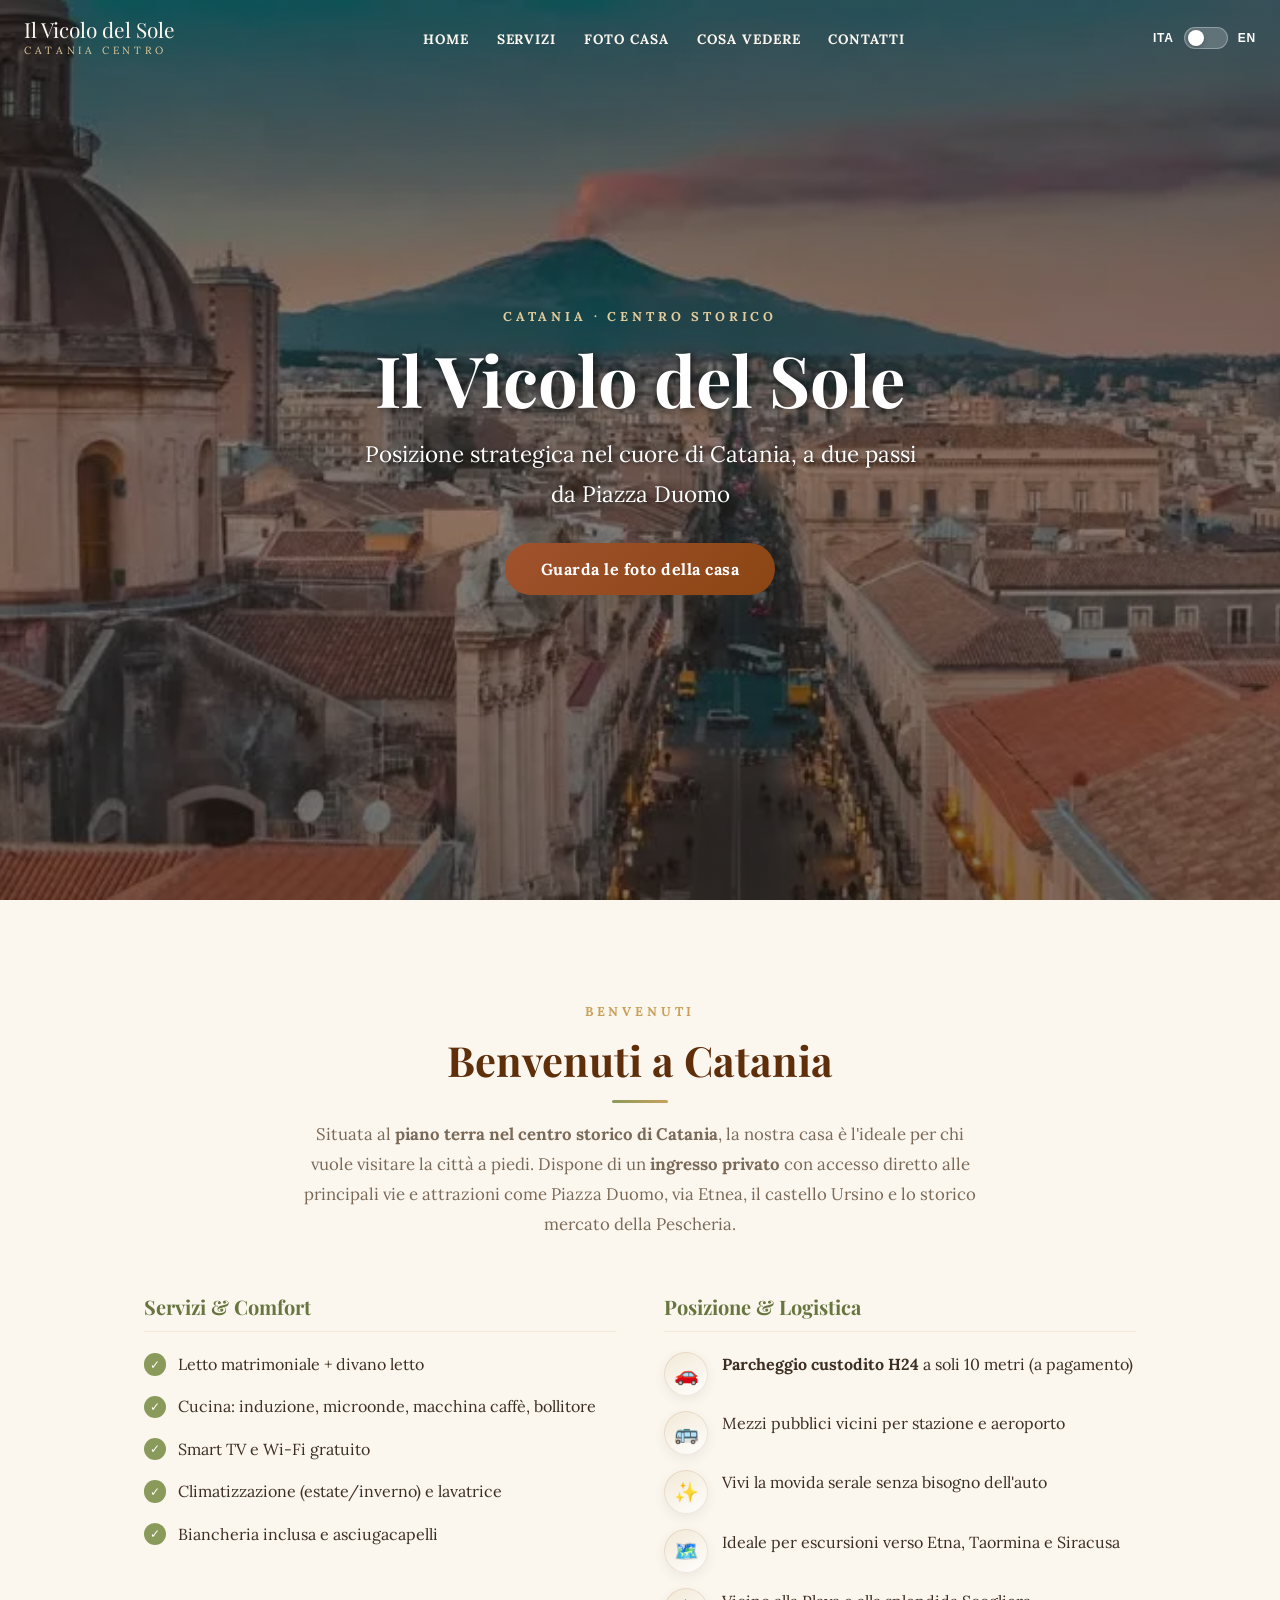
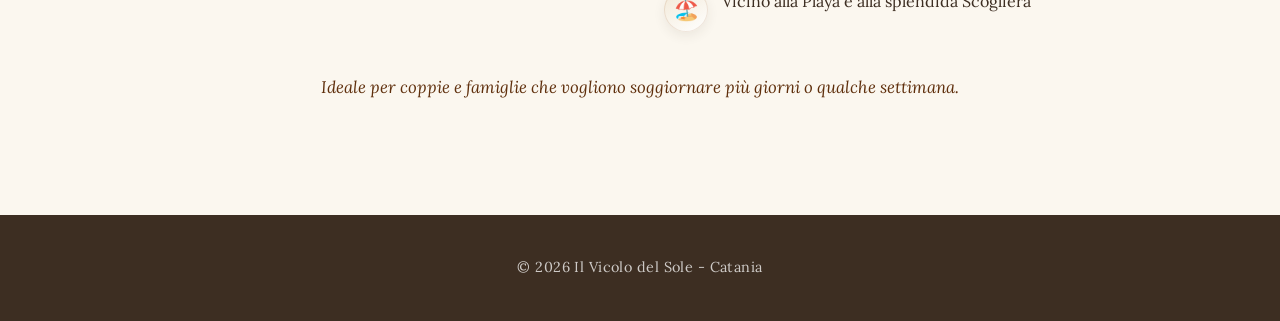
<file: index.html>
<!DOCTYPE html>
<html lang="it">

<head>
    <meta charset="UTF-8">
    <meta name="viewport" content="width=device-width, initial-scale=1.0">
    <title>Il Vicolo del Sole - Catania Centro</title>
    <meta name="description"
        content="Casa vacanza nel cuore del centro storico di Catania, a pochi passi da Piazza Duomo. Ingresso privato, parcheggio custodito e tutti i comfort per il tuo soggiorno.">
    <meta name="theme-color" content="#3D2E22">
    <link rel="icon" type="image/svg+xml" href="data:image/svg+xml,%3Csvg xmlns='http://www.w3.org/2000/svg' viewBox='0 0 64 64'%3E%3Crect width='64' height='64' rx='14' fill='%238B4513'/%3E%3Ccircle cx='32' cy='32' r='12' fill='%23FBF7EF'/%3E%3Cg stroke='%23FBF7EF' stroke-width='4' stroke-linecap='round'%3E%3Cline x1='32' y1='6' x2='32' y2='14'/%3E%3Cline x1='32' y1='50' x2='32' y2='58'/%3E%3Cline x1='6' y1='32' x2='14' y2='32'/%3E%3Cline x1='50' y1='32' x2='58' y2='32'/%3E%3Cline x1='13' y1='13' x2='19' y2='19'/%3E%3Cline x1='45' y1='45' x2='51' y2='51'/%3E%3Cline x1='13' y1='51' x2='19' y2='45'/%3E%3Cline x1='45' y1='19' x2='51' y2='13'/%3E%3C/g%3E%3C/svg%3E">
    <link rel="stylesheet" href="style.css">
    <link
        href="https://fonts.googleapis.com/css2?family=Lora:ital,wght@0,400;0,600;0,700;1,400&family=Playfair+Display:wght@400;700;900&display=swap"
        rel="stylesheet">
</head>

<body class="has-mobile-cta">

    <div class="home-bg">
        <header>
            <nav>
                <a href="index.html" class="nav-brand">Il Vicolo del Sole<span class="nav-brand-sub">Catania
                        Centro</span></a>

                <ul class="nav-links">
                    <li><a href="index.html">Home</a></li>
                    <li><a href="servizi.html">Servizi</a></li>
                    <li><a href="foto.html">Foto Casa</a></li>
                    <li><a href="dintorni.html">Cosa Vedere</a></li>
                    <li><a href="contatti.html">Contatti</a></li>
                </ul>

                <div class="nav-actions">
                    <div class="language-switch notraslate" translate="no">
                        <span class="lang-label">ITA</span>
                        <label class="switch">
                            <input type="checkbox" id="lang-toggle" onclick="toggleLanguage()">
                            <span class="slider"></span>
                        </label>
                        <span class="lang-label">EN</span>
                    </div>
                    <div id="google_translate_element"></div>
                </div>

                <!-- HAMBURGER MENU ICON -->
                <button class="hamburger" aria-label="Toggle menu" aria-expanded="false">
                    <span></span>
                    <span></span>
                    <span></span>
                </button>
            </nav>

            <!-- MOBILE MENU SIDEBAR -->
            <div class="mobile-menu">
                <div class="mobile-menu-brand">Il Vicolo del Sole<span>Catania Centro</span></div>
                <ul>
                    <li><a href="index.html" data-icon="🏠">Home</a></li>
                    <li><a href="servizi.html" data-icon="🛎️">Servizi</a></li>
                    <li><a href="foto.html" data-icon="📷">Foto Casa</a></li>
                    <li><a href="dintorni.html" data-icon="🗺️">Cosa Vedere</a></li>
                    <li><a href="contatti.html" data-icon="📞">Contatti</a></li>
                </ul>
            </div>
        </header>

        <div class="hero-text">
            <span class="eyebrow">Catania · Centro Storico</span>
            <h1>Il Vicolo del Sole</h1>
            <p>Posizione strategica nel cuore di Catania, a due passi da Piazza Duomo</p>
            <a href="foto.html" class="btn btn-primary btn-hero">Guarda le foto della casa</a>
        </div>
    </div>

    <section class="full-description">
        <div class="description-content">
            <div class="section-header">
                <span class="eyebrow">Benvenuti</span>
                <h2 class="section-title">Benvenuti a Catania</h2>
                <p class="section-lead">
                    Situata al <strong>piano terra nel centro storico di Catania</strong>, la nostra casa è
                    l'ideale per chi vuole visitare la città a piedi. Dispone di un
                    <strong>ingresso privato</strong> con accesso diretto alle principali vie e attrazioni come
                    Piazza Duomo, via Etnea, il castello Ursino e lo storico mercato della Pescheria.
                </p>
            </div>

            <div class="feature-columns">
                <div class="feature-block">
                    <h3>Servizi &amp; Comfort</h3>
                    <ul class="feature-list">
                        <li><span class="check">✓</span> Letto matrimoniale + divano letto</li>
                        <li><span class="check">✓</span> Cucina: induzione, microonde, macchina caffè, bollitore</li>
                        <li><span class="check">✓</span> Smart TV e Wi-Fi gratuito</li>
                        <li><span class="check">✓</span> Climatizzazione (estate/inverno) e lavatrice</li>
                        <li><span class="check">✓</span> Biancheria inclusa e asciugacapelli</li>
                    </ul>
                </div>
                <div class="feature-block">
                    <h3>Posizione &amp; Logistica</h3>
                    <ul class="info-list">
                        <li><span class="icon-badge">🚗</span>
                            <p><strong>Parcheggio custodito H24</strong> a soli 10 metri (a pagamento)</p>
                        </li>
                        <li><span class="icon-badge">🚌</span>
                            <p>Mezzi pubblici vicini per stazione e aeroporto</p>
                        </li>
                        <li><span class="icon-badge">✨</span>
                            <p>Vivi la movida serale senza bisogno dell'auto</p>
                        </li>
                        <li><span class="icon-badge">🗺️</span>
                            <p>Ideale per escursioni verso Etna, Taormina e Siracusa</p>
                        </li>
                        <li><span class="icon-badge">🏖️</span>
                            <p>Vicino alla Playa e alla splendida Scogliera</p>
                        </li>
                    </ul>
                </div>
            </div>

            <p class="description-note">
                Ideale per coppie e famiglie che vogliono soggiornare più giorni o qualche settimana.
            </p>
        </div>
    </section>

    <footer>
        <p>© 2026 Il Vicolo del Sole - Catania</p>
    </footer>

    <div class="mobile-cta-bar">
        <a href="https://wa.me/393425695486" target="_blank" class="cta-whatsapp" aria-label="Contattaci su WhatsApp">💬</a>
        <a href="contatti.html" class="cta-book">📅 Prenota Ora</a>
    </div>

    <script src="js/menu.js"></script>
    <script src="js/reveal.js"></script>
    <script type="text/javascript" src="js/translate.js"></script>
    <script type="text/javascript"
        src="//translate.google.com/translate_a/element.js?cb=googleTranslateElementInit"></script>

</body>

</html>
</file>
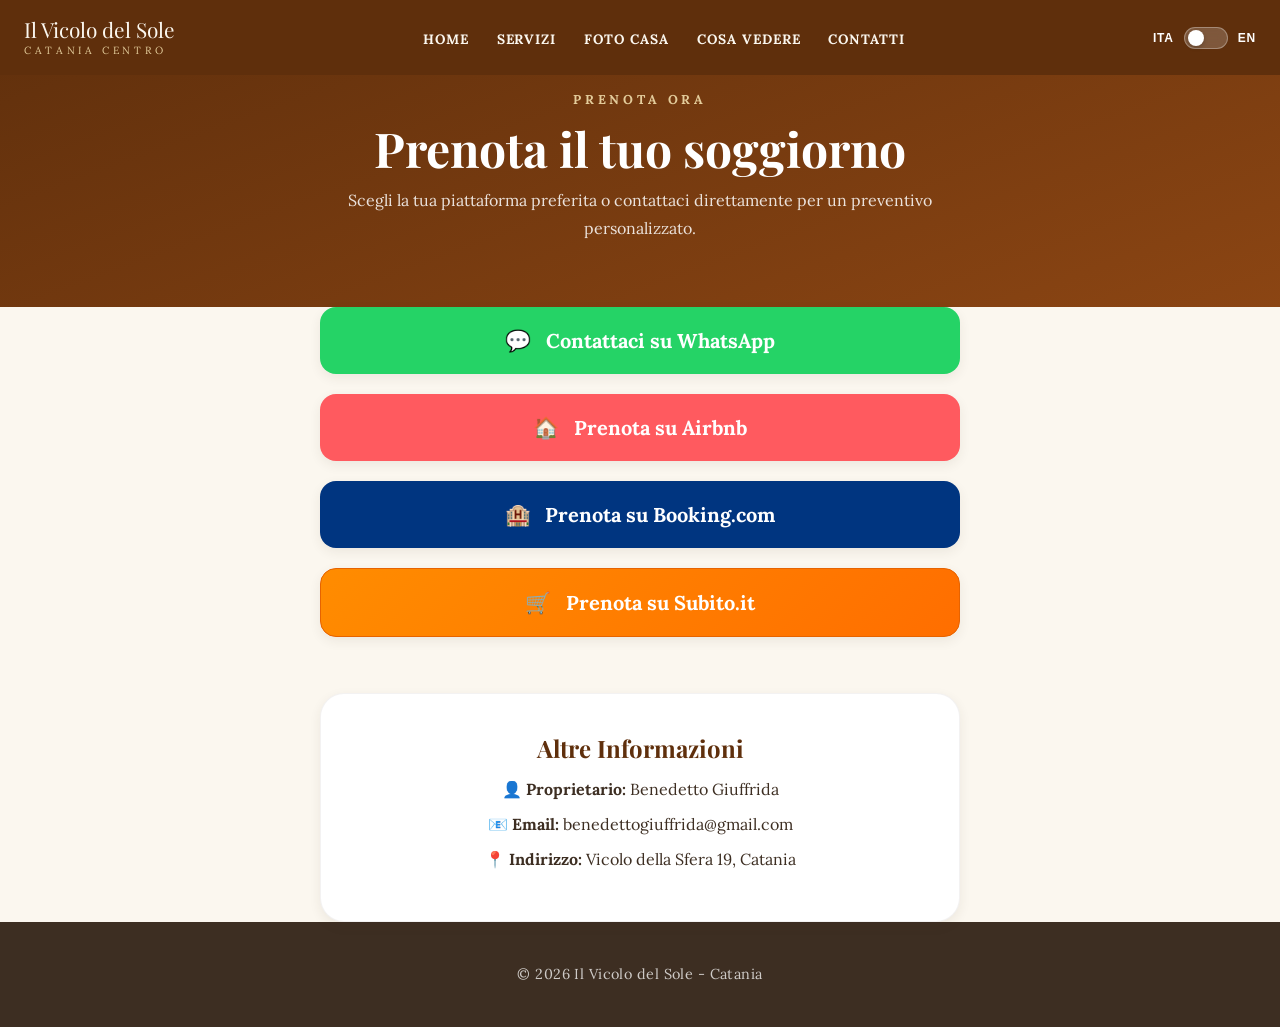
<file: contatti.html>
<!DOCTYPE html>
<html lang="it">

<head>
    <meta charset="UTF-8">
    <meta name="viewport" content="width=device-width, initial-scale=1.0">
    <title>Contatti - Il Vicolo del Sole</title>
    <meta name="description"
        content="Prenota Il Vicolo del Sole su WhatsApp, Airbnb, Booking.com o Subito.it. Tutti i contatti per il tuo soggiorno a Catania.">
    <meta name="theme-color" content="#3D2E22">
    <link rel="icon" type="image/svg+xml" href="data:image/svg+xml,%3Csvg xmlns='http://www.w3.org/2000/svg' viewBox='0 0 64 64'%3E%3Crect width='64' height='64' rx='14' fill='%238B4513'/%3E%3Ccircle cx='32' cy='32' r='12' fill='%23FBF7EF'/%3E%3Cg stroke='%23FBF7EF' stroke-width='4' stroke-linecap='round'%3E%3Cline x1='32' y1='6' x2='32' y2='14'/%3E%3Cline x1='32' y1='50' x2='32' y2='58'/%3E%3Cline x1='6' y1='32' x2='14' y2='32'/%3E%3Cline x1='50' y1='32' x2='58' y2='32'/%3E%3Cline x1='13' y1='13' x2='19' y2='19'/%3E%3Cline x1='45' y1='45' x2='51' y2='51'/%3E%3Cline x1='13' y1='51' x2='19' y2='45'/%3E%3Cline x1='45' y1='19' x2='51' y2='13'/%3E%3C/g%3E%3C/svg%3E">
    <link rel="stylesheet" href="style.css">
    <link
        href="https://fonts.googleapis.com/css2?family=Lora:ital,wght@0,400;0,600;0,700;1,400&family=Playfair+Display:wght@400;700;900&display=swap"
        rel="stylesheet">
</head>

<body>
    <header class="internal">
        <nav>
            <a href="index.html" class="nav-brand">Il Vicolo del Sole<span class="nav-brand-sub">Catania
                    Centro</span></a>

            <ul class="nav-links">
                <li><a href="index.html">Home</a></li>
                <li><a href="servizi.html">Servizi</a></li>
                <li><a href="foto.html">Foto Casa</a></li>
                <li><a href="dintorni.html">Cosa Vedere</a></li>
                <li><a href="contatti.html">Contatti</a></li>
            </ul>

            <div class="nav-actions">
                <div class="language-switch notraslate" translate="no">
                    <span class="lang-label">ITA</span>
                    <label class="switch">
                        <input type="checkbox" id="lang-toggle" onclick="toggleLanguage()">
                        <span class="slider"></span>
                    </label>
                    <span class="lang-label">EN</span>
                </div>
                <div id="google_translate_element"></div>
            </div>

            <!-- HAMBURGER MENU ICON -->
            <button class="hamburger" aria-label="Toggle menu" aria-expanded="false">
                <span></span>
                <span></span>
                <span></span>
            </button>
        </nav>

        <!-- MOBILE MENU SIDEBAR -->
        <div class="mobile-menu">
            <div class="mobile-menu-brand">Il Vicolo del Sole<span>Catania Centro</span></div>
            <ul>
                <li><a href="index.html" data-icon="🏠">Home</a></li>
                <li><a href="servizi.html" data-icon="🛎️">Servizi</a></li>
                <li><a href="foto.html" data-icon="📷">Foto Casa</a></li>
                <li><a href="dintorni.html" data-icon="🗺️">Cosa Vedere</a></li>
                <li><a href="contatti.html" data-icon="📞">Contatti</a></li>
            </ul>
        </div>
    </header>

    <div class="page-header">
        <span class="eyebrow">Prenota Ora</span>
        <h1>Prenota il tuo soggiorno</h1>
        <p>Scegli la tua piattaforma preferita o contattaci direttamente per un preventivo personalizzato.</p>
    </div>

    <main class="container">
        <div class="booking-options">

            <a href="https://wa.me/393425695486" target="_blank" class="btn-partner whatsapp">
                <span class="btn-icon">💬</span> Contattaci su WhatsApp
            </a>

            <a href="https://www.airbnb.it/rooms/1495789088167128666?unique_share_id=6f8a5b53-0cd8-43e2-9dd2-b82424b159f6"
                target="_blank" class="btn-partner airbnb">
                <span class="btn-icon">🏠</span> Prenota su Airbnb
            </a>

            <a href="https://www.booking.com/hotel/it/il-vicolo-del-sole.it.html" target="_blank"
                class="btn-partner booking">
                <span class="btn-icon">🏨</span> Prenota su Booking.com
            </a>

            <a href="https://www.subito.it/case-vacanza/casa-vacanza-a-300mt-dal-duomo-di-catania-catania-636745587.htm?utm_medium=referral&utm_source=subito&utm_campaign=free-engagement-ad_detail"
                target="_blank" class="btn-partner subito">
                <span class="btn-icon">🛒</span> Prenota su Subito.it
            </a>

        </div>

        <div class="card info-card">
            <h2>Altre Informazioni</h2>
            <p><strong>👤 Proprietario:</strong> Benedetto Giuffrida</p>
            <p><strong>📧 Email:</strong> benedettogiuffrida@gmail.com</p>
            <p><strong>📍 Indirizzo:</strong> Vicolo della Sfera 19, Catania</p>
        </div>
    </main>

    <footer>
        <p>© 2026 Il Vicolo del Sole - Catania</p>
    </footer>

    <script src="js/menu.js"></script>
    <script src="js/reveal.js"></script>
    <script type="text/javascript" src="js/translate.js"></script>
    <script type="text/javascript"
        src="//translate.google.com/translate_a/element.js?cb=googleTranslateElementInit"></script>
</body>

</html>
</file>
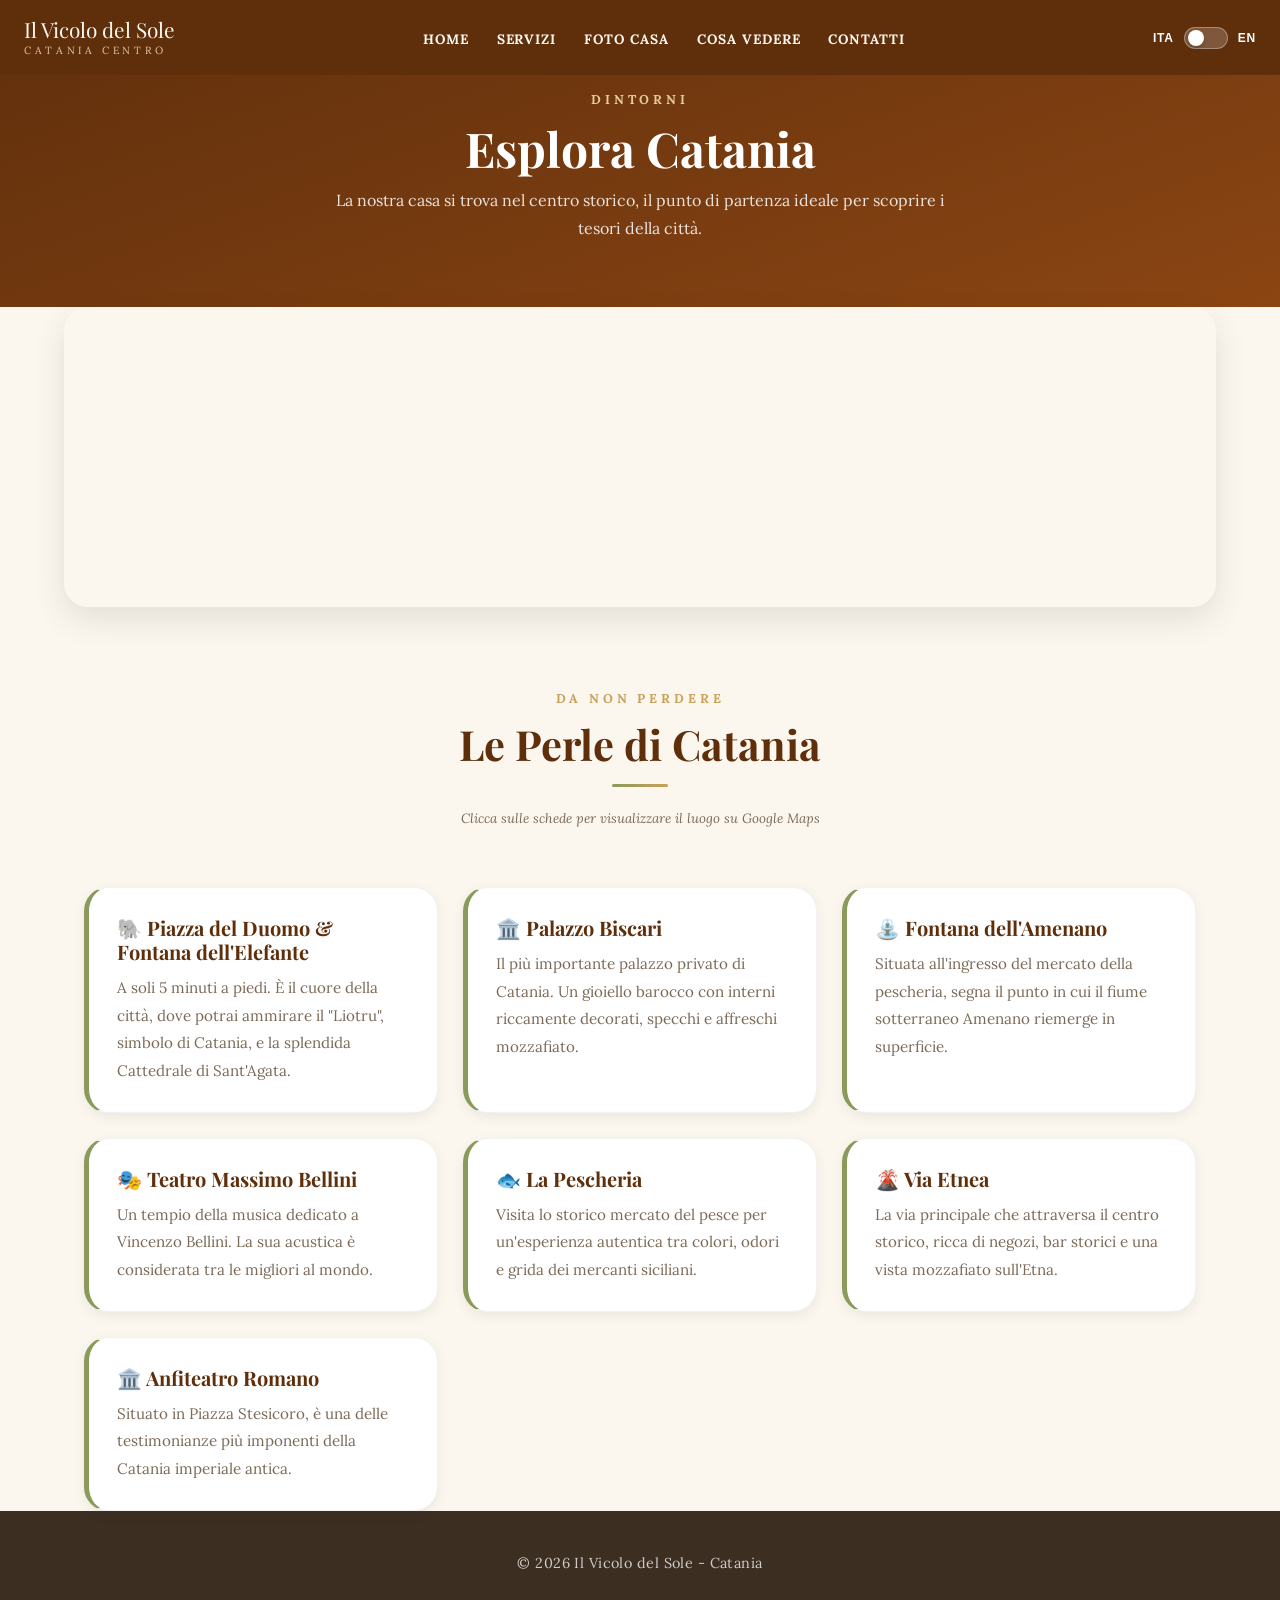
<file: dintorni.html>
<!DOCTYPE html>
<html lang="it">

<head>
    <meta charset="UTF-8">
    <meta name="viewport" content="width=device-width, initial-scale=1.0">
    <title>Cosa Vedere - Il Vicolo del Sole</title>
    <meta name="description"
        content="Duomo, Pescheria, Via Etnea e i tesori di Catania a due passi da Il Vicolo del Sole: la guida ai luoghi da non perdere.">
    <meta name="theme-color" content="#3D2E22">
    <link rel="icon" type="image/svg+xml" href="data:image/svg+xml,%3Csvg xmlns='http://www.w3.org/2000/svg' viewBox='0 0 64 64'%3E%3Crect width='64' height='64' rx='14' fill='%238B4513'/%3E%3Ccircle cx='32' cy='32' r='12' fill='%23FBF7EF'/%3E%3Cg stroke='%23FBF7EF' stroke-width='4' stroke-linecap='round'%3E%3Cline x1='32' y1='6' x2='32' y2='14'/%3E%3Cline x1='32' y1='50' x2='32' y2='58'/%3E%3Cline x1='6' y1='32' x2='14' y2='32'/%3E%3Cline x1='50' y1='32' x2='58' y2='32'/%3E%3Cline x1='13' y1='13' x2='19' y2='19'/%3E%3Cline x1='45' y1='45' x2='51' y2='51'/%3E%3Cline x1='13' y1='51' x2='19' y2='45'/%3E%3Cline x1='45' y1='19' x2='51' y2='13'/%3E%3C/g%3E%3C/svg%3E">
    <link rel="stylesheet" href="style.css">
    <link
        href="https://fonts.googleapis.com/css2?family=Lora:ital,wght@0,400;0,600;0,700;1,400&family=Playfair+Display:wght@400;700;900&display=swap"
        rel="stylesheet">
</head>

<body class="has-mobile-cta">
    <header class="internal">
        <nav>
            <a href="index.html" class="nav-brand">Il Vicolo del Sole<span class="nav-brand-sub">Catania
                    Centro</span></a>

            <ul class="nav-links">
                <li><a href="index.html">Home</a></li>
                <li><a href="servizi.html">Servizi</a></li>
                <li><a href="foto.html">Foto Casa</a></li>
                <li><a href="dintorni.html">Cosa Vedere</a></li>
                <li><a href="contatti.html">Contatti</a></li>
            </ul>

            <div class="nav-actions">
                <div class="language-switch notraslate" translate="no">
                    <span class="lang-label">ITA</span>
                    <label class="switch">
                        <input type="checkbox" id="lang-toggle" onclick="toggleLanguage()">
                        <span class="slider"></span>
                    </label>
                    <span class="lang-label">EN</span>
                </div>
                <div id="google_translate_element"></div>
            </div>

            <!-- HAMBURGER MENU ICON -->
            <button class="hamburger" aria-label="Toggle menu" aria-expanded="false">
                <span></span>
                <span></span>
                <span></span>
            </button>
        </nav>

        <!-- MOBILE MENU SIDEBAR -->
        <div class="mobile-menu">
            <div class="mobile-menu-brand">Il Vicolo del Sole<span>Catania Centro</span></div>
            <ul>
                <li><a href="index.html" data-icon="🏠">Home</a></li>
                <li><a href="servizi.html" data-icon="🛎️">Servizi</a></li>
                <li><a href="foto.html" data-icon="📷">Foto Casa</a></li>
                <li><a href="dintorni.html" data-icon="🗺️">Cosa Vedere</a></li>
                <li><a href="contatti.html" data-icon="📞">Contatti</a></li>
            </ul>
        </div>
    </header>

    <div class="page-header">
        <span class="eyebrow">Dintorni</span>
        <h1>Esplora Catania</h1>
        <p>La nostra casa si trova nel centro storico, il punto di partenza ideale per scoprire i tesori della
            città.</p>
    </div>

    <main class="container">
        <div class="map-section">
            <iframe width="100%" height="300" loading="lazy" allowfullscreen
                referrerpolicy="no-referrer-when-downgrade"
                src="https://www.google.com/maps/embed?pb=!1m18!1m12!1m3!1d3165.4674063223063!2d15.083833476594273!3d37.50209597205562!2m3!1f0!2f0!3f0!3m2!1i1024!2i768!4f13.1!3m3!1m2!1s0x1313e2d67bef7357%3A0x99a607274863382d!2sVicolo%20della%20Sfera%2C%2019%2C%2095131%20Catania%20CT!5e0!3m2!1sit!2sit!4v1708975000000!5m2!1sit!2sit">
            </iframe>
        </div>

        <div class="tourist-guide">
            <div class="section-header">
                <span class="eyebrow">Da non perdere</span>
                <h2 class="section-title">Le Perle di Catania</h2>
                <p class="guide-note"><small><i>Clicca sulle schede per visualizzare il luogo su Google
                            Maps</i></small></p>
            </div>

            <div class="tourist-guide-grid">

                <a href="https://www.google.com/maps/search/?api=1&query=Cattedrale+di+Sant%27Agata+Catania&query_place_id=ChIJP0UjWi7jExMRJytI986aC6g"
                    target="_blank" class="card attraction-card">
                    <h3>🐘 Piazza del Duomo &amp; Fontana dell'Elefante</h3>
                    <p>A soli 5 minuti a piedi. È il cuore della città, dove potrai ammirare il "Liotru", simbolo di
                        Catania, e la splendida Cattedrale di Sant'Agata.</p>
                </a>

                <a href="https://www.google.com/maps/search/?api=1&query=Palazzo+Biscari+Catania&query_place_id=ChIJx6UP1zHjExMRo1oOCidARpo"
                    target="_blank" class="card attraction-card">
                    <h3>🏛️ Palazzo Biscari</h3>
                    <p>Il più importante palazzo privato di Catania. Un gioiello barocco con interni riccamente
                        decorati, specchi e affreschi mozzafiato.</p>
                </a>

                <a href="https://www.google.com/maps/search/?api=1&query=Fontana+dell%27Amenano+Catania&query_place_id=ChIJjfE4n-jjExMR0gwbhCQ0rk4"
                    target="_blank" class="card attraction-card">
                    <h3>⛲ Fontana dell'Amenano</h3>
                    <p>Situata all'ingresso del mercato della pescheria, segna il punto in cui il fiume sotterraneo
                        Amenano riemerge in superficie.</p>
                </a>

                <a href="https://www.google.com/maps/search/?api=1&query=Teatro+Massimo+Bellini+Catania&query_place_id=ChIJhzCABy7jExMRQEgWdrJjEDA"
                    target="_blank" class="card attraction-card">
                    <h3>🎭 Teatro Massimo Bellini</h3>
                    <p>Un tempio della musica dedicato a Vincenzo Bellini. La sua acustica è considerata tra le
                        migliori al mondo.</p>
                </a>

                <a href="https://www.google.com/maps/search/?api=1&query=Pescheria+di+Catania&query_place_id=ChIJwStnHC_jExMRlVux7ojgnyY"
                    target="_blank" class="card attraction-card">
                    <h3>🐟 La Pescheria</h3>
                    <p>Visita lo storico mercato del pesce per un'esperienza autentica tra colori, odori e grida dei
                        mercanti siciliani.</p>
                </a>

                <a href="https://www.google.com/maps/search/Via+Etnea+Catania" target="_blank"
                    class="card attraction-card">
                    <h3>🌋 Via Etnea</h3>
                    <p>La via principale che attraversa il centro storico, ricca di negozi, bar storici e una vista
                        mozzafiato sull'Etna.</p>
                </a>

                <a href="https://www.google.com/maps/search/Anfiteatro+Romano+Catania" target="_blank"
                    class="card attraction-card">
                    <h3>🏛️ Anfiteatro Romano</h3>
                    <p>Situato in Piazza Stesicoro, è una delle testimonianze più imponenti della Catania imperiale
                        antica.</p>
                </a>

            </div>
        </div>
    </main>

    <footer>
        <p>© 2026 Il Vicolo del Sole - Catania</p>
    </footer>

    <div class="mobile-cta-bar">
        <a href="https://wa.me/393425695486" target="_blank" class="cta-whatsapp" aria-label="Contattaci su WhatsApp">💬</a>
        <a href="contatti.html" class="cta-book">📅 Prenota Ora</a>
    </div>

    <script src="js/menu.js"></script>
    <script src="js/reveal.js"></script>
    <script type="text/javascript" src="js/translate.js"></script>
    <script type="text/javascript"
        src="//translate.google.com/translate_a/element.js?cb=googleTranslateElementInit"></script>
</body>

</html>
</file>
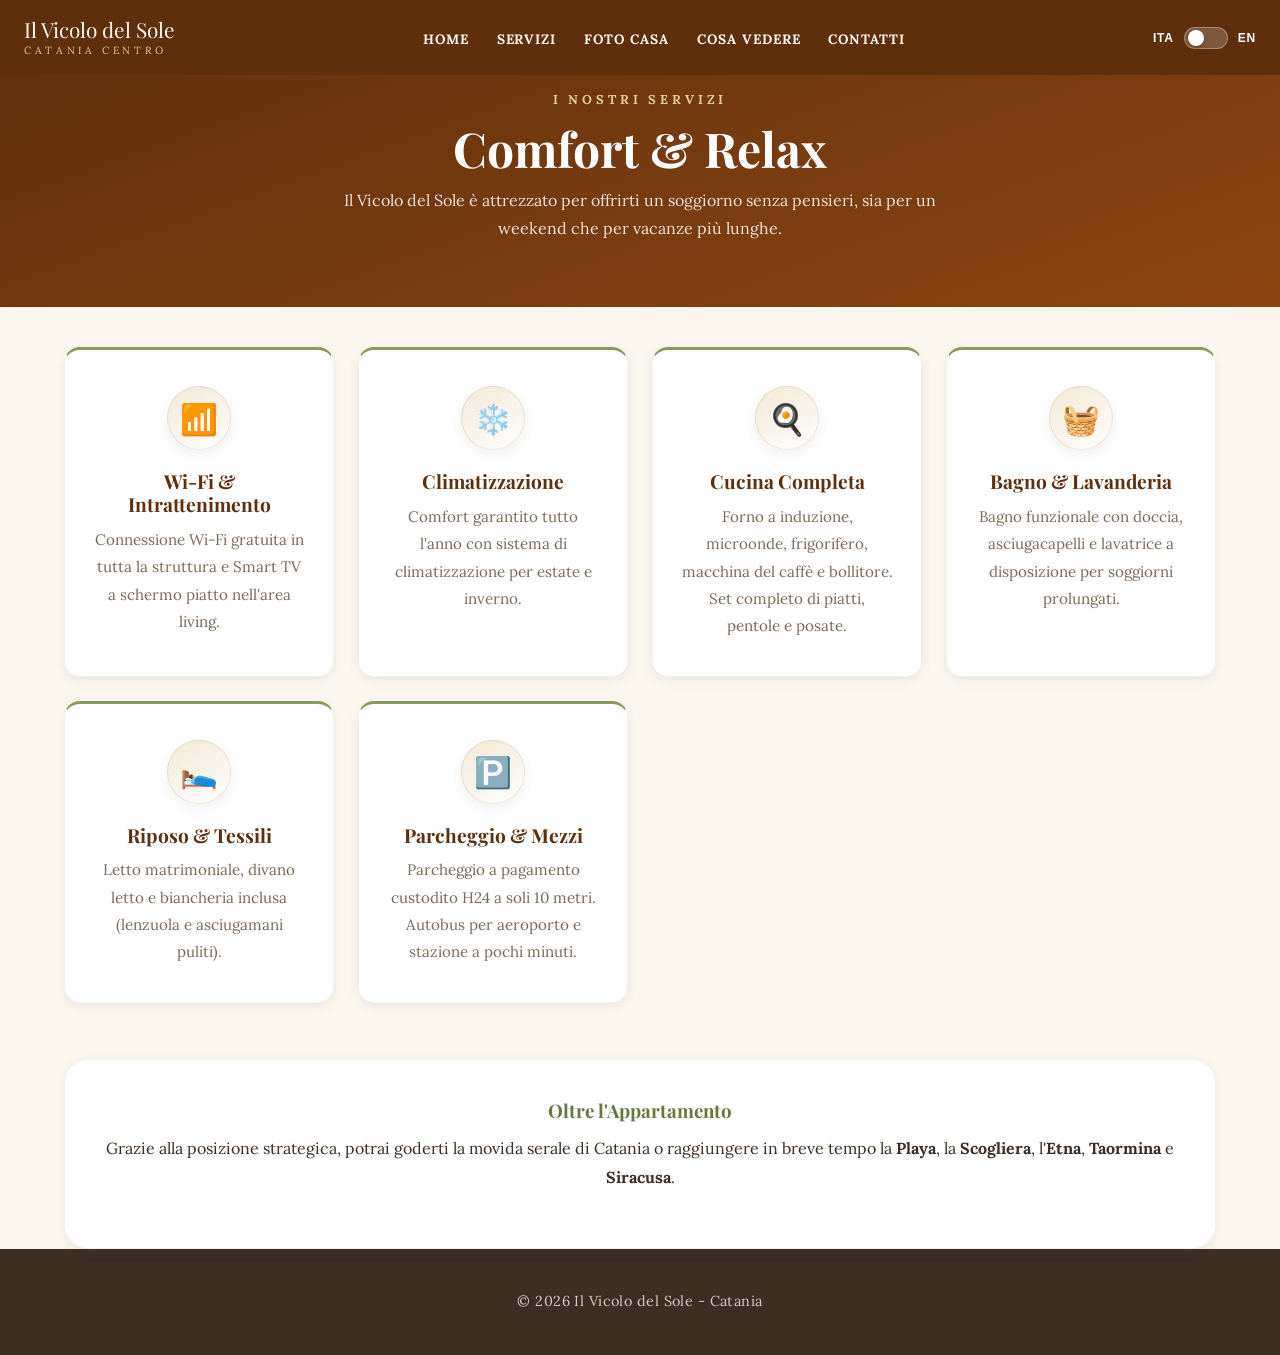
<file: servizi.html>
<!DOCTYPE html>
<html lang="it">

<head>
    <meta charset="UTF-8">
    <meta name="viewport" content="width=device-width, initial-scale=1.0">
    <title>I Nostri Servizi - Il Vicolo del Sole</title>
    <meta name="description"
        content="Wi-Fi gratuito, climatizzazione, cucina completa, lavatrice e parcheggio custodito H24: tutti i servizi de Il Vicolo del Sole a Catania.">
    <meta name="theme-color" content="#3D2E22">
    <link rel="icon" type="image/svg+xml" href="data:image/svg+xml,%3Csvg xmlns='http://www.w3.org/2000/svg' viewBox='0 0 64 64'%3E%3Crect width='64' height='64' rx='14' fill='%238B4513'/%3E%3Ccircle cx='32' cy='32' r='12' fill='%23FBF7EF'/%3E%3Cg stroke='%23FBF7EF' stroke-width='4' stroke-linecap='round'%3E%3Cline x1='32' y1='6' x2='32' y2='14'/%3E%3Cline x1='32' y1='50' x2='32' y2='58'/%3E%3Cline x1='6' y1='32' x2='14' y2='32'/%3E%3Cline x1='50' y1='32' x2='58' y2='32'/%3E%3Cline x1='13' y1='13' x2='19' y2='19'/%3E%3Cline x1='45' y1='45' x2='51' y2='51'/%3E%3Cline x1='13' y1='51' x2='19' y2='45'/%3E%3Cline x1='45' y1='19' x2='51' y2='13'/%3E%3C/g%3E%3C/svg%3E">
    <link rel="stylesheet" href="style.css">
    <link
        href="https://fonts.googleapis.com/css2?family=Lora:ital,wght@0,400;0,600;0,700;1,400&family=Playfair+Display:wght@400;700;900&display=swap"
        rel="stylesheet">
</head>

<body class="has-mobile-cta">
    <header class="internal">
        <nav>
            <a href="index.html" class="nav-brand">Il Vicolo del Sole<span class="nav-brand-sub">Catania
                    Centro</span></a>

            <ul class="nav-links">
                <li><a href="index.html">Home</a></li>
                <li><a href="servizi.html">Servizi</a></li>
                <li><a href="foto.html">Foto Casa</a></li>
                <li><a href="dintorni.html">Cosa Vedere</a></li>
                <li><a href="contatti.html">Contatti</a></li>
            </ul>

            <div class="nav-actions">
                <div class="language-switch notraslate" translate="no">
                    <span class="lang-label">ITA</span>
                    <label class="switch">
                        <input type="checkbox" id="lang-toggle" onclick="toggleLanguage()">
                        <span class="slider"></span>
                    </label>
                    <span class="lang-label">EN</span>
                </div>
                <div id="google_translate_element"></div>
            </div>

            <!-- HAMBURGER MENU ICON -->
            <button class="hamburger" aria-label="Toggle menu" aria-expanded="false">
                <span></span>
                <span></span>
                <span></span>
            </button>
        </nav>

        <!-- MOBILE MENU SIDEBAR -->
        <div class="mobile-menu">
            <div class="mobile-menu-brand">Il Vicolo del Sole<span>Catania Centro</span></div>
            <ul>
                <li><a href="index.html" data-icon="🏠">Home</a></li>
                <li><a href="servizi.html" data-icon="🛎️">Servizi</a></li>
                <li><a href="foto.html" data-icon="📷">Foto Casa</a></li>
                <li><a href="dintorni.html" data-icon="🗺️">Cosa Vedere</a></li>
                <li><a href="contatti.html" data-icon="📞">Contatti</a></li>
            </ul>
        </div>
    </header>

    <div class="page-header">
        <span class="eyebrow">I Nostri Servizi</span>
        <h1>Comfort &amp; Relax</h1>
        <p>Il Vicolo del Sole è attrezzato per offrirti un soggiorno senza pensieri, sia per un weekend che per
            vacanze più lunghe.</p>
    </div>

    <main class="container">
        <div class="servizi-lista">
            <div class="card card-servizio">
                <span class="icon-badge">📶</span>
                <h3>Wi-Fi &amp; Intrattenimento</h3>
                <p>Connessione Wi-Fi gratuita in tutta la struttura e Smart TV a schermo piatto nell'area living.</p>
            </div>

            <div class="card card-servizio">
                <span class="icon-badge">❄️</span>
                <h3>Climatizzazione</h3>
                <p>Comfort garantito tutto l'anno con sistema di climatizzazione per estate e inverno.</p>
            </div>

            <div class="card card-servizio">
                <span class="icon-badge">🍳</span>
                <h3>Cucina Completa</h3>
                <p>Forno a induzione, microonde, frigorifero, macchina del caffè e bollitore. Set completo di piatti,
                    pentole e posate.</p>
            </div>

            <div class="card card-servizio">
                <span class="icon-badge">🧺</span>
                <h3>Bagno &amp; Lavanderia</h3>
                <p>Bagno funzionale con doccia, asciugacapelli e lavatrice a disposizione per soggiorni prolungati.
                </p>
            </div>

            <div class="card card-servizio">
                <span class="icon-badge">🛌</span>
                <h3>Riposo &amp; Tessili</h3>
                <p>Letto matrimoniale, divano letto e biancheria inclusa (lenzuola e asciugamani puliti).</p>
            </div>

            <div class="card card-servizio">
                <span class="icon-badge">🅿️</span>
                <h3>Parcheggio &amp; Mezzi</h3>
                <p>Parcheggio a pagamento custodito H24 a soli 10 metri. Autobus per aeroporto e stazione a pochi
                    minuti.</p>
            </div>
        </div>

        <div class="card highlight-panel">
            <h3>Oltre l'Appartamento</h3>
            <p>Grazie alla posizione strategica, potrai goderti la movida serale di Catania o raggiungere in breve
                tempo la <strong>Playa</strong>, la <strong>Scogliera</strong>, l'<strong>Etna</strong>,
                <strong>Taormina</strong> e <strong>Siracusa</strong>.
            </p>
        </div>
    </main>

    <footer>
        <p>© 2026 Il Vicolo del Sole - Catania</p>
    </footer>

    <div class="mobile-cta-bar">
        <a href="https://wa.me/393425695486" target="_blank" class="cta-whatsapp" aria-label="Contattaci su WhatsApp">💬</a>
        <a href="contatti.html" class="cta-book">📅 Prenota Ora</a>
    </div>

    <script src="js/menu.js"></script>
    <script src="js/reveal.js"></script>
    <script type="text/javascript" src="js/translate.js"></script>
    <script type="text/javascript"
        src="//translate.google.com/translate_a/element.js?cb=googleTranslateElementInit"></script>

</body>

</html>
</file>
<file: style.css>
/* ============================================================
   IL VICOLO DEL SOLE — DESIGN SYSTEM
   Boutique mediterraneo raffinato
   ============================================================ */
:root {
    --crema: #FBF7EF;
    --crema-alt: #F2E8D5;
    --bianco: #FFFFFF;

    --legno: #8B4513;
    --legno-scuro: #5F2F0C;
    --legno-chiaro: #A0522D;

    --salvia: #8A9A5B;
    --salvia-scura: #67753F;

    --oro: #C9A15A;
    --oro-chiaro: #E4CD9C;

    --cioccolato: #3D2E22;
    --testo: #3D2E22;
    --testo-muted: #7C6A58;
    --testo-chiaro: #FFFFFF;

    --ombra-1: 0 0.25rem 0.75rem rgba(61, 46, 34, 0.08);
    --ombra-2: 0 0.75rem 2rem rgba(61, 46, 34, 0.12);
    --ombra-3: 0 1.5rem 3.5rem rgba(61, 46, 34, 0.2);

    --radius-sm: 0.6rem;
    --radius-md: 1rem;
    --radius-lg: 1.5rem;

    --font-display: 'Playfair Display', Georgia, serif;
    --font-body: 'Lora', Georgia, serif;

    --header-h: 5.5rem;
    --transition: 0.3s ease;
    --transition-slow: 0.6s cubic-bezier(0.22, 1, 0.36, 1);
}

/* ============================================================
   RESET & STRUTTURA BASE
   ============================================================ */
* {
    box-sizing: border-box;
}

html {
    font-size: 16px;
}

body,
html {
    margin: 0;
    padding: 0;
    font-family: var(--font-body);
    background-color: var(--crema);
    color: var(--testo);
    scroll-behavior: smooth;
    overflow-x: hidden;
    width: 100%;
}

html.menu-open,
html.menu-open body {
    overflow: hidden;
    height: 100%;
}

img {
    max-width: 100%;
    display: block;
}

* {
    -webkit-tap-highlight-color: rgba(201, 161, 90, 0.25);
}

:focus-visible {
    outline: 2px solid var(--oro);
    outline-offset: 2px;
}

@media (prefers-reduced-motion: reduce) {
    *, *::before, *::after {
        animation-duration: 0.01ms !important;
        transition-duration: 0.01ms !important;
        scroll-behavior: auto !important;
    }
}

/* ============================================================
   SCROLL REVEAL
   ============================================================ */
.reveal {
    opacity: 0;
    transform: translateY(1.25rem);
    transition: opacity 0.7s var(--transition-slow), transform 0.7s var(--transition-slow);
}

.reveal.is-visible {
    opacity: 1;
    transform: translateY(0);
}

h1, h2, h3, h4 {
    font-family: var(--font-display);
    color: var(--legno-scuro);
    line-height: 1.2;
    margin: 0 0 0.75rem;
    font-weight: 700;
}

p {
    line-height: 1.8;
    margin: 0 0 1rem;
}

a {
    color: inherit;
}

::selection {
    background: var(--oro-chiaro);
    color: var(--legno-scuro);
}

/* ============================================================
   ELEMENTI RIUTILIZZABILI (eyebrow, titoli sezione, container)
   ============================================================ */
.eyebrow {
    display: inline-block;
    font-family: var(--font-body);
    font-size: 0.8rem;
    font-weight: 700;
    letter-spacing: 0.3em;
    text-transform: uppercase;
    color: var(--oro);
    margin-bottom: 0.75rem;
}

.section-header {
    text-align: center;
    max-width: 42rem;
    margin: 0 auto clamp(2.5rem, 6vw, 3.5rem);
}

.section-title {
    font-size: clamp(1.8rem, 4vw, 2.6rem);
    position: relative;
    padding-bottom: 1.1rem;
    margin-bottom: 1rem;
}

.section-title::after {
    content: "";
    position: absolute;
    bottom: 0;
    left: 50%;
    transform: translateX(-50%);
    width: 3.5rem;
    height: 0.1875rem;
    background: linear-gradient(90deg, var(--salvia), var(--oro));
    border-radius: 999px;
}

.section-lead {
    color: var(--testo-muted);
    font-size: 1.05rem;
}

.container {
    max-width: 75rem;
    margin: 0 auto;
    padding: 0 1.5rem;
}

/* ============================================================
   NAVIGAZIONE RESPONSIVE (MENU DESKTOP + HAMBURGER MOBILE)
   ============================================================ */
header {
    background: transparent;
    padding: 1.15rem 1.5rem;
    position: absolute;
    width: 100%;
    top: 0;
    left: 0;
    z-index: 1000;
    transition: background-color var(--transition), box-shadow var(--transition), padding var(--transition);
}

header.internal {
    background: var(--legno-scuro);
    position: relative;
}

header.is-scrolled {
    background: rgba(61, 34, 20, 0.94);
    backdrop-filter: blur(0.625rem);
    box-shadow: var(--ombra-2);
}

nav {
    display: flex;
    align-items: center;
    justify-content: space-between;
    gap: 1.5rem;
    max-width: 82rem;
    margin: 0 auto;
    width: 100%;
}

.nav-brand {
    font-family: var(--font-display);
    font-size: 1.3rem;
    line-height: 1.15;
    color: var(--crema);
    text-decoration: none;
    display: flex;
    flex-direction: column;
    flex-shrink: 0;
}

.nav-brand .nav-brand-sub {
    font-family: var(--font-body);
    font-size: 0.65rem;
    letter-spacing: 0.35em;
    text-transform: uppercase;
    color: var(--oro-chiaro);
    margin-top: 0.15rem;
}

.nav-links {
    list-style: none;
    margin: 0;
    padding: 0;
    display: flex;
    gap: 1.75rem;
    align-items: center;
    flex: 1;
    justify-content: center;
}

.nav-links a {
    color: var(--crema);
    text-decoration: none;
    font-weight: bold;
    text-transform: uppercase;
    font-size: 0.85rem;
    letter-spacing: 0.06rem;
    transition: color var(--transition);
    padding: 0.5rem 0;
    border-bottom: 2px solid transparent;
}

.nav-links a:hover {
    color: var(--oro-chiaro);
    border-bottom-color: var(--oro);
}

.nav-actions {
    display: flex;
    align-items: center;
    gap: 1rem;
    flex-shrink: 0;
}

/* HAMBURGER MENU ICON (NASCOSTO SU DESKTOP) */
.hamburger {
    display: none;
    flex-direction: column;
    cursor: pointer;
    gap: 0.35rem;
    background: none;
    border: none;
    padding: 0.5rem;
    z-index: 1001;
}

.hamburger span {
    width: 1.75rem;
    height: 0.2rem;
    background-color: var(--cioccolato);
    border-radius: 0.1rem;
    transition: all var(--transition);
    transform-origin: center;
}

.hamburger.active span:nth-child(1) {
    transform: rotate(45deg) translate(0.5rem, 0.5rem);
}

.hamburger.active span:nth-child(2) {
    opacity: 0;
}

.hamburger.active span:nth-child(3) {
    transform: rotate(-45deg) translate(0.5rem, -0.5rem);
}

/* MOBILE MENU (SIDEBAR) */
.mobile-menu {
    display: flex;
    position: fixed;
    top: 0;
    left: -100%;
    width: 100%;
    height: 100vh;
    background: linear-gradient(180deg, var(--salvia) 0%, #485e28 100%);
    flex-direction: column;
    padding-top: 4.5rem;
    gap: 1.5rem;
    z-index: 10000;
    pointer-events: auto;
    visibility: hidden;
    transition: left var(--transition), visibility 0s linear var(--transition);
    overflow-y: auto;
}

.mobile-menu.active {
    left: 0;
    visibility: visible;
    transition: left var(--transition), visibility 0s linear 0s;
}

.mobile-menu-brand {
    text-align: center;
    font-family: var(--font-display);
    color: var(--testo-chiaro);
    font-size: 1.6rem;
    padding: 0 1.5rem;
}

.mobile-menu-brand span {
    display: block;
    font-family: var(--font-body);
    font-size: 0.7rem;
    letter-spacing: 0.35em;
    text-transform: uppercase;
    color: rgba(255, 255, 255, 0.75);
    margin-top: 0.35rem;
}

.mobile-menu ul {
    display: flex;
    flex-direction: column;
    list-style: none;
    gap: 1rem;
    padding: 0 1.5rem;
    margin: 0;
    align-items: center;
}

.mobile-menu ul li {
    width: 100%;
    max-width: 20rem;
    opacity: 0;
    transform: translateY(0.9375rem);
    transition: opacity 0.35s ease, transform 0.35s ease;
}

.mobile-menu.active ul li {
    opacity: 1;
    transform: translateY(0);
}

.mobile-menu.active ul li:nth-child(1) { transition-delay: 0.06s; }
.mobile-menu.active ul li:nth-child(2) { transition-delay: 0.11s; }
.mobile-menu.active ul li:nth-child(3) { transition-delay: 0.16s; }
.mobile-menu.active ul li:nth-child(4) { transition-delay: 0.21s; }
.mobile-menu.active ul li:nth-child(5) { transition-delay: 0.26s; }

.mobile-menu ul li a {
    font-size: clamp(1.1rem, 5.5vw, 1.4rem);
    padding: 1rem 1.25rem;
    display: flex;
    align-items: center;
    gap: 0.85rem;
    color: var(--testo-chiaro);
    text-decoration: none;
    font-weight: 700;
    background: rgba(255, 255, 255, 0.05);
    border: 1px solid rgba(255, 255, 255, 0.12);
    border-radius: 0.75rem;
    min-height: 3.25rem;
    transition: background-color var(--transition), color var(--transition), transform var(--transition), border-color var(--transition);
}

.mobile-menu ul li a::before {
    content: attr(data-icon);
    font-size: 1.2em;
    line-height: 1;
    flex-shrink: 0;
}

.mobile-menu ul li a:hover,
.mobile-menu ul li a:active {
    background-color: rgba(255, 255, 255, 0.14);
    border-color: rgba(255, 255, 255, 0.3);
    color: var(--testo-chiaro);
    transform: translateX(0.25rem);
}

/* LANGUAGE SWITCH */
.language-switch {
    display: flex;
    align-items: center;
    gap: 0.625rem;
}

.lang-label {
    color: white;
    font-size: 0.75rem;
    font-weight: bold;
    font-family: sans-serif;
    letter-spacing: 0.05rem;
}

.switch {
    position: relative;
    display: inline-block;
    width: 2.75rem;
    height: 1.375rem;
}

.switch::after {
    content: "";
    position: absolute;
    inset: -0.65rem;
}

.switch input {
    opacity: 0;
    width: 0;
    height: 0;
}

.slider {
    position: absolute;
    cursor: pointer;
    top: 0;
    left: 0;
    right: 0;
    bottom: 0;
    background-color: rgba(255, 255, 255, 0.2);
    backdrop-filter: blur(5px);
    transition: background-color var(--transition);
    border: 1px solid rgba(255, 255, 255, 0.3);
    border-radius: 2.125rem;
}

.slider:before {
    position: absolute;
    content: "";
    height: 1rem;
    width: 1rem;
    left: 0.1875rem;
    bottom: 0.125rem;
    background-color: white;
    transition: transform var(--transition);
    box-shadow: 0 0.125rem 0.25rem rgba(0, 0, 0, 0.2);
    border-radius: 50%;
}

input:checked+.slider {
    background-color: rgba(201, 161, 90, 0.75);
}

input:checked+.slider:before {
    transform: translateX(1.375rem);
}

/* GOOGLE TRANSLATE */
.goog-te-menu-frame {
    box-shadow: 0 0.25rem 1.25rem rgba(0, 0, 0, 0.2) !important;
    border-radius: 0.5rem !important;
}

.goog-te-gadget-simple {
    background-color: rgba(255, 255, 255, 0.15) !important;
    border: 1px solid rgba(255, 255, 255, 0.3) !important;
    padding: 0.375rem 0.75rem !important;
    border-radius: 0.35rem !important;
    font-family: var(--font-body) !important;
    cursor: pointer;
    transition: all var(--transition);
    display: flex !important;
    align-items: center;
}

.goog-te-gadget-simple:hover {
    background-color: rgba(255, 255, 255, 0.25) !important;
}

.goog-te-gadget-simple img {
    display: none !important;
}

.goog-te-gadget-simple span {
    color: var(--crema) !important;
    font-size: 0.85rem !important;
    font-weight: bold;
    text-transform: uppercase;
    text-decoration: none !important;
}

.goog-te-banner-frame.skiptranslate,
.goog-te-gadget span {
    display: none !important;
}

#google_translate_element {
    display: none !important;
}

.goog-text-highlight {
    background-color: transparent !important;
    box-shadow: none !important;
    border: none !important;
}

/* ============================================================
   BOTTONI
   ============================================================ */
.btn {
    display: inline-flex;
    align-items: center;
    justify-content: center;
    gap: 0.6rem;
    padding: 1rem 2.25rem;
    border-radius: 999px;
    text-decoration: none;
    font-weight: bold;
    font-size: clamp(0.9rem, 2vw, 1rem);
    letter-spacing: 0.03em;
    border: none;
    cursor: pointer;
    transition: transform var(--transition), box-shadow var(--transition), background-color var(--transition);
}

.btn-primary {
    background: linear-gradient(135deg, var(--legno-chiaro), var(--legno));
    color: var(--testo-chiaro);
    box-shadow: var(--ombra-2);
}

.btn-primary:hover {
    background: linear-gradient(135deg, var(--legno), var(--legno-scuro));
    transform: translateY(-0.2rem);
    box-shadow: var(--ombra-3);
}

/* ============================================================
   SEZIONI CONTENUTO (DESCRIZIONE E SERVIZI)
   ============================================================ */
.full-description {
    padding: clamp(3rem, 10vw, 6rem) 1.25rem;
    background-color: var(--crema);
}

.description-content {
    max-width: 62rem;
    margin: 0 auto;
    line-height: 1.8;
}

.description-content > p {
    text-align: center;
    max-width: 48rem;
    margin: 0 auto 1rem;
    font-size: 1.05rem;
    color: var(--testo-muted);
}

.description-content .description-note {
    text-align: center;
    margin-top: 2.5rem;
    font-style: italic;
    color: var(--legno-scuro);
    font-size: 1.05rem;
}

.feature-columns {
    display: grid;
    grid-template-columns: 1fr 1fr;
    gap: 2.5rem 3rem;
    margin-top: 2.75rem;
}

.feature-block h3 {
    font-size: 1.25rem;
    color: var(--salvia-scura);
    border-bottom: 1px solid var(--crema-alt);
    padding-bottom: 0.75rem;
    margin-bottom: 1.1rem;
}

.feature-list,
.info-list {
    list-style: none;
    padding: 0;
    margin: 0;
    display: flex;
    flex-direction: column;
    gap: 0.85rem;
}

.feature-list li {
    display: flex;
    align-items: center;
    gap: 0.75rem;
}

.feature-list .check {
    flex-shrink: 0;
    width: 1.4rem;
    height: 1.4rem;
    border-radius: 50%;
    background: var(--salvia);
    color: var(--testo-chiaro);
    font-size: 0.75rem;
    display: flex;
    align-items: center;
    justify-content: center;
}

.info-list li {
    display: flex;
    align-items: flex-start;
    gap: 0.9rem;
}

.info-list .icon-badge {
    flex-shrink: 0;
    width: 2.75rem;
    height: 2.75rem;
    font-size: 1.25rem;
    margin-top: 0.1rem;
}

.info-list li p {
    margin: 0;
}

.features {
    padding: clamp(2rem, 10vw, 5rem) 1.25rem;
    max-width: 75rem;
    margin: 0 auto;
}

.service-grid {
    display: grid;
    grid-template-columns: repeat(auto-fit, minmax(280px, 1fr));
    gap: 1.875rem;
}

/* ============================================================
   CARD (base condivisa + varianti)
   ============================================================ */
.card {
    background: var(--bianco);
    border-radius: var(--radius-lg);
    box-shadow: var(--ombra-1);
    border: 1px solid rgba(61, 46, 34, 0.06);
    transition: transform var(--transition-slow), box-shadow var(--transition-slow), border-color var(--transition);
}

.card:hover {
    transform: translateY(-0.4rem);
    box-shadow: var(--ombra-2);
}

@media (hover: none) {
    .card:active,
    .attraction-card:active {
        transform: scale(0.98);
        box-shadow: var(--ombra-1);
    }

    .btn:active,
    .btn-partner:active {
        transform: scale(0.97);
    }
}

.icon-badge {
    width: 4rem;
    height: 4rem;
    border-radius: 50%;
    display: flex;
    align-items: center;
    justify-content: center;
    font-size: 1.9rem;
    background: linear-gradient(150deg, var(--crema-alt), var(--bianco));
    box-shadow: inset 0 0 0 1px rgba(139, 69, 19, 0.12), var(--ombra-1);
}

.service-item {
    padding: 2.5rem 2rem;
    text-align: center;
}

.service-item .icon-badge {
    margin: 0 auto 1.25rem;
}

.servizi-lista {
    display: grid;
    grid-template-columns: repeat(auto-fit, minmax(260px, 1fr));
    gap: 1.5rem;
    margin-top: 2.5rem;
}

.card-servizio {
    padding: 2.25rem 1.75rem;
    text-align: center;
    border-top: 0.2rem solid var(--salvia);
    border-radius: var(--radius-md);
}

.card-servizio .icon-badge {
    margin: 0 auto 1.25rem;
}

.card-servizio h3 {
    font-size: 1.2rem;
    margin-bottom: 0.6rem;
}

.card-servizio p {
    color: var(--testo-muted);
    font-size: 0.95rem;
    margin: 0;
}

.highlight-panel {
    padding: 2.5rem;
    border-radius: var(--radius-lg);
    margin-top: 3.5rem;
    text-align: center;
}

.highlight-panel h3 {
    color: var(--salvia-scura);
}

/* ============================================================
   CAROSELLO (GALLERIA FOTO)
   ============================================================ */
.divider {
    border: 0;
    border-top: 1px solid var(--crema-alt);
    margin: 3.75rem 0;
}

.gallery-intro {
    text-align: center;
    margin-bottom: 2.5rem;
}

.carousel-container {
    width: 100%;
    max-width: 75rem;
    margin: 2.5rem auto 0;
    position: relative;
    overflow: hidden;
    aspect-ratio: 16 / 9;
    background: radial-gradient(circle at center, #241a12 0%, #120d09 100%);
    border-radius: var(--radius-lg);
    box-shadow: var(--ombra-3);
}

.carousel-track {
    display: flex;
    width: 100%;
    height: 100%;
    overflow-x: auto;
    scroll-snap-type: x mandatory;
    scroll-behavior: smooth;
    -webkit-overflow-scrolling: touch;
    scrollbar-width: none;
    cursor: grab;
}

.carousel-track:active {
    cursor: grabbing;
}

.carousel-track::-webkit-scrollbar {
    display: none;
}

.carousel-slide {
    flex: 0 0 100%;
    height: 100%;
    scroll-snap-align: start;
    scroll-snap-stop: always;
    display: flex;
    align-items: center;
    justify-content: center;
}

.carousel-slide img {
    width: 100%;
    height: 100%;
    object-fit: contain;
    pointer-events: none;
    user-select: none;
    transition: transform 6s ease-out;
}

.carousel-slide.in-view img {
    transform: scale(1.04);
}

.gallery-hint {
    text-align: center;
    font-size: 0.85rem;
    color: var(--testo-muted);
    margin: 0.75rem 0 0;
}

.carousel-btn {
    position: absolute;
    top: 50%;
    transform: translateY(-50%);
    width: 2.75rem;
    height: 2.75rem;
    border-radius: 50%;
    border: none;
    background: rgba(251, 247, 239, 0.85);
    color: var(--legno-scuro);
    font-size: 1.6rem;
    line-height: 1;
    cursor: pointer;
    display: flex;
    align-items: center;
    justify-content: center;
    z-index: 5;
    transition: background-color var(--transition), transform var(--transition);
    box-shadow: var(--ombra-1);
}

.carousel-btn:hover {
    background: var(--bianco);
    transform: translateY(-50%) scale(1.08);
}

.carousel-btn.prev {
    left: 1rem;
}

.carousel-btn.next {
    right: 1rem;
}

.carousel-dots {
    position: absolute;
    bottom: 1rem;
    left: 50%;
    transform: translateX(-50%);
    display: flex;
    gap: 0.5rem;
    z-index: 5;
    max-width: 90%;
    overflow-x: auto;
    padding: 0.35rem 0.6rem;
    background: rgba(0, 0, 0, 0.25);
    border-radius: 999px;
    backdrop-filter: blur(4px);
}

.carousel-dots button {
    width: 0.55rem;
    height: 0.55rem;
    border-radius: 50%;
    border: none;
    background: rgba(255, 255, 255, 0.5);
    cursor: pointer;
    padding: 0;
    flex-shrink: 0;
    transition: background-color var(--transition), transform var(--transition);
}

.carousel-dots button.active {
    background: var(--oro);
    transform: scale(1.3);
}

.carousel-counter {
    position: absolute;
    top: 1rem;
    right: 1rem;
    z-index: 5;
    background: rgba(0, 0, 0, 0.4);
    backdrop-filter: blur(4px);
    color: var(--crema);
    font-family: var(--font-body);
    font-size: 0.75rem;
    font-weight: 700;
    letter-spacing: 0.03em;
    padding: 0.3rem 0.65rem;
    border-radius: 999px;
}

/* ============================================================
   DINTORNI E ATTRAZIONI
   ============================================================ */
.map-section {
    border-radius: var(--radius-lg);
    overflow: hidden;
    box-shadow: var(--ombra-2);
    margin-bottom: clamp(3rem, 8vw, 5rem);
}

.map-section iframe {
    display: block;
    border: 0;
}

.attraction-card {
    padding: 1.75rem;
    border-left: 0.3125rem solid var(--salvia);
    cursor: pointer;
    text-decoration: none;
    color: inherit;
    display: block;
}

.attraction-card h3 {
    margin: 0 0 0.625rem 0;
    color: var(--legno-scuro);
    font-size: clamp(1rem, 3vw, 1.25rem);
}

.attraction-card p {
    font-size: 0.95rem;
    color: var(--testo-muted);
    margin: 0;
}

.tourist-guide {
    max-width: 75rem;
    margin: 0 auto;
    padding: 0 1.25rem;
}

.tourist-guide .guide-note {
    color: var(--testo-muted);
    text-align: center;
}

.tourist-guide-grid {
    display: grid;
    grid-template-columns: repeat(auto-fit, minmax(280px, 1fr));
    gap: 1.5625rem;
    margin-top: 1.875rem;
}

/* ============================================================
   PAGINA CONTATTI
   ============================================================ */
.booking-options {
    display: flex;
    flex-direction: column;
    gap: 1.25rem;
    max-width: 40rem;
    margin: 0 auto;
}

.btn-partner {
    display: flex;
    align-items: center;
    justify-content: center;
    padding: 1.25rem;
    border-radius: var(--radius-md);
    text-decoration: none;
    font-weight: bold;
    transition: transform var(--transition), box-shadow var(--transition);
    color: white !important;
    font-size: clamp(1rem, 2vw, 1.25rem);
    box-shadow: var(--ombra-1);
}

.btn-partner .btn-icon {
    margin-right: 0.9rem;
    font-size: 1.3rem;
}

.btn-partner:hover {
    transform: translateY(-0.2rem);
    box-shadow: var(--ombra-2);
}

.whatsapp {
    background-color: #25D366;
}

.booking {
    background-color: #003580;
}

.airbnb {
    background-color: #FF5A5F;
}

.subito {
    background-color: #ff6e00 !important;
    background-image: linear-gradient(135deg, #ff8c00 0%, #ff6e00 100%);
    border: 1px solid #e66300;
}

.subito:hover {
    background-color: #e66300 !important;
    background-image: none;
}

.info-card {
    max-width: 40rem;
    margin: 3.5rem auto 0;
    padding: 2.5rem;
    text-align: center;
}

.info-card p {
    margin: 0.4rem 0;
}

/* ============================================================
   VIDEO TOUR
   ============================================================ */
.video-tour-section {
    max-width: 45rem;
    margin: 1.25rem auto;
    padding: 0 1.25rem;
    text-align: center;
}

.video-tour-section h2 {
    font-size: clamp(1.3rem, 4vw, 1.6rem) !important;
    margin-bottom: 1.25rem;
}

.video-tour-section video {
    width: 100%;
    height: auto;
    border-radius: var(--radius-lg);
    box-shadow: var(--ombra-3);
    background-color: #000;
}

/* ============================================================
   PAGE HEADER (pagine interne)
   ============================================================ */
.page-header {
    background: linear-gradient(160deg, var(--legno-scuro), var(--legno));
    color: var(--crema);
    text-align: center;
    padding: clamp(3.5rem, 10vw, 6rem) 1.5rem clamp(2.5rem, 8vw, 4rem);
}

.page-header .eyebrow {
    color: var(--oro-chiaro);
}

.page-header h1 {
    color: var(--testo-chiaro);
    font-size: clamp(2rem, 5vw, 3rem);
    margin-bottom: 0.5rem;
}

.page-header p {
    color: rgba(255, 255, 255, 0.85);
    max-width: 40rem;
    margin: 0 auto;
}

main {
    background: var(--crema);
}

/* ============================================================
   HOME PAGE - HERO SECTION (RESPONSIVE)
   ============================================================ */
.home-bg {
    background-image: linear-gradient(180deg, rgba(30, 20, 12, 0.35) 0%, rgba(30, 20, 12, 0.55) 100%), url('img/catania-bg.webp');
    height: 100vh;
    background-position: center;
    background-repeat: no-repeat;
    background-size: cover;
    position: relative;
    display: flex;
    align-items: center;
    justify-content: center;
    min-height: 500px;
}

.hero-text {
    text-align: center;
    color: var(--testo-chiaro);
    max-width: 90%;
    padding: 2rem;
}

.hero-text .eyebrow {
    color: var(--oro-chiaro);
}

.hero-text h1 {
    font-family: var(--font-display);
    color: var(--testo-chiaro);
    font-size: clamp(2.2rem, 6vw, 4.4rem);
    margin-bottom: 0.75rem;
    text-shadow: 0.125rem 0.125rem 0.5rem rgba(0, 0, 0, 0.6);
}

.hero-text p {
    font-size: clamp(1rem, 4vw, 1.4rem);
    font-weight: 300;
    text-shadow: 0.0625rem 0.0625rem 0.25rem rgba(0, 0, 0, 0.6);
    max-width: 36rem;
    margin: 0 auto;
}

.btn-hero {
    margin-top: 1.75rem;
}

/* ============================================================
   BARRA DI PRENOTAZIONE FISSA (SOLO MOBILE)
   ============================================================ */
.mobile-cta-bar {
    display: none;
}

@media (max-width: 768px) {
    .mobile-cta-bar {
        display: flex;
        align-items: center;
        gap: 0.75rem;
        position: fixed;
        left: 0;
        right: 0;
        bottom: 0;
        z-index: 500;
        padding: 0.7rem 1rem calc(0.7rem + env(safe-area-inset-bottom));
        background: rgba(251, 247, 239, 0.94);
        backdrop-filter: blur(10px);
        -webkit-backdrop-filter: blur(10px);
        border-top: 1px solid rgba(61, 46, 34, 0.1);
        box-shadow: 0 -0.5rem 1.5rem rgba(61, 46, 34, 0.18);
    }

    body.has-mobile-cta {
        padding-bottom: 4.75rem;
    }

    .mobile-cta-bar .cta-whatsapp {
        flex-shrink: 0;
        width: 3rem;
        height: 3rem;
        display: flex;
        align-items: center;
        justify-content: center;
        border-radius: 50%;
        background-color: #25D366;
        font-size: 1.35rem;
        text-decoration: none;
        box-shadow: var(--ombra-1);
        transition: transform var(--transition);
    }

    .mobile-cta-bar .cta-book {
        flex: 1;
        display: flex;
        align-items: center;
        justify-content: center;
        min-height: 3rem;
        border-radius: 999px;
        background: linear-gradient(135deg, var(--legno-chiaro), var(--legno));
        color: var(--testo-chiaro);
        font-weight: 700;
        text-decoration: none;
        font-size: 0.95rem;
        letter-spacing: 0.02em;
        box-shadow: var(--ombra-1);
        transition: transform var(--transition);
    }

    @media (hover: none) {
        .mobile-cta-bar .cta-whatsapp:active,
        .mobile-cta-bar .cta-book:active {
            transform: scale(0.95);
        }
    }
}

/* ============================================================
   FOOTER
   ============================================================ */
footer {
    background: var(--cioccolato);
    color: var(--crema);
    text-align: center;
    padding: 2.5rem 1.25rem;
}

footer p {
    margin: 0;
    font-size: 0.9rem;
    letter-spacing: 0.03em;
    color: rgba(255, 255, 255, 0.75);
}

/* ============================================================
   HEADER FISSO SU DESKTOP + OFFSET PAGINE INTERNE
   ============================================================ */
@media (min-width: 769px) {
    header {
        position: fixed;
    }

    header.internal {
        position: fixed;
    }

    header.internal + main,
    header.internal + .page-header {
        padding-top: var(--header-h);
    }
}

/* ============================================================
   MEDIA QUERIES - TABLET (768px - 1024px)
   ============================================================ */
@media (max-width: 1024px) {
    .nav-links {
        gap: 1rem;
    }

    .nav-links a {
        font-size: 0.8rem;
    }

    .carousel-container {
        aspect-ratio: 4 / 3;
    }

    .tourist-guide-grid {
        gap: 1.25rem;
    }
}

/* ============================================================
   MEDIA QUERIES - MOBILE (< 768px)
   ============================================================ */
@media (max-width: 768px) {
    html {
        font-size: 14px;
    }

    /* HEADER MOBILE - compact overlay nav on top of hero */
    header {
        position: absolute !important;
        background: transparent !important;
        padding: 0;
        width: 100%;
        top: 0;
        left: 0;
        pointer-events: none;
    }

    /* keep solid background for internal pages */
    header.internal {
        background: var(--legno-scuro);
        position: relative;
        pointer-events: auto;
        padding: 1rem 0.75rem;
    }

    /* SHOW HAMBURGER MENU - compact pill on top-left (home, sopra l'hero) */
    nav {
        position: absolute;
        top: calc(1rem + env(safe-area-inset-top));
        left: calc(1rem + env(safe-area-inset-left));
        display: flex;
        align-items: center;
        gap: 0.5rem;
        background: linear-gradient(90deg, rgba(139, 69, 19, 0.95), rgba(74, 55, 40, 0.95));
        padding: 0.35rem 0.6rem;
        border-radius: 0.35rem;
        box-shadow: 0 6px 18px rgba(0, 0, 0, 0.35);
        z-index: 10001;
        pointer-events: auto;
    }

    /* Sulle pagine interne l'header è già un fondo solido: la nav diventa
       una barra piena invece di una pillola fluttuante sovrapposta */
    header.internal nav {
        position: relative;
        top: auto;
        left: auto;
        width: 100%;
        justify-content: space-between;
        background: none;
        padding: 0;
        box-shadow: none;
    }

    .nav-brand {
        display: none;
    }

    .nav-links {
        display: none;
    }

    .hamburger {
        display: flex;
        order: 1;
        margin: 0;
        padding: 0.6rem;
        min-width: 44px;
        min-height: 44px;
        align-items: center;
        justify-content: center;
    }

    .nav-actions {
        order: 2;
        margin-left: 0;
        gap: 0.5rem;
    }

    .lang-label {
        font-size: 0.65rem;
    }

    .switch {
        width: 2.25rem;
        height: 1.125rem;
    }

    .slider:before {
        height: 0.875rem;
        width: 0.875rem;
    }

    input:checked+.slider:before {
        transform: translateX(1.125rem);
    }

    /* HERO SECTION */
    .hero-text {
        padding: 1rem;
    }

    /* CONTENT SECTIONS */
    .full-description {
        padding: 2rem 1rem;
    }

    .feature-columns {
        grid-template-columns: 1fr !important;
        gap: 1.5rem !important;
        margin-top: 1.875rem !important;
    }

    .page-header {
        padding-top: 4rem;
    }

    .features {
        padding: 2rem 1rem;
    }

    /* CAROUSEL MOBILE */
    .carousel-container {
        aspect-ratio: 4 / 3;
        margin-top: 1.5rem;
        margin-bottom: 1.5rem;
    }

    .carousel-btn {
        width: 44px;
        height: 44px;
        font-size: 1.3rem;
    }

    .carousel-dots button {
        width: 0.6rem;
        height: 0.6rem;
        position: relative;
    }

    .carousel-dots button::before {
        content: "";
        position: absolute;
        inset: -0.5rem;
    }

    .carousel-counter {
        position: absolute;
        top: 0.75rem;
        right: 0.75rem;
    }

    /* BUTTONS */
    .btn-partner {
        font-size: 1.05rem !important;
        padding: 1rem !important;
    }

    /* VIDEO SECTION */
    .video-tour-section {
        padding: 1rem;
    }

    .tourist-guide-grid {
        grid-template-columns: 1fr !important;
    }

    /* ATTRACTION CARDS */
    .attraction-card {
        padding: 1.25rem;
    }

    .attraction-card h3 {
        font-size: 1.1rem;
    }

    /* SERVICE GRID */
    .service-grid {
        grid-template-columns: 1fr !important;
    }

    /* MAP */
    .map-section {
        margin-bottom: 2rem !important;
    }

    .map-section iframe {
        height: 250px !important;
    }
}

/* ============================================================
   MEDIA QUERIES - SMALL MOBILE (< 480px)
   ============================================================ */
@media (max-width: 480px) {
    html {
        font-size: 13px;
    }

    .hero-text h1 {
        font-size: clamp(1.5rem, 5vw, 2.5rem);
    }

    .hero-text p {
        font-size: clamp(0.9rem, 3vw, 1.2rem);
    }

    nav {
        padding: 0 0.5rem;
    }

    .hamburger {
        margin-right: 0.5rem;
    }

    .hamburger span {
        width: 1.5rem;
        height: 0.18rem;
    }

    .nav-actions {
        gap: 0.35rem;
    }

    .lang-label {
        font-size: 0.6rem;
    }

    .switch {
        width: 2rem;
        height: 1rem;
    }

    .servizi-lista {
        grid-template-columns: 1fr;
        gap: 1rem;
    }

    .card-servizio {
        padding: 1.25rem;
    }

    .btn-partner {
        font-size: 0.95rem;
    }

    .video-tour-section {
        max-width: 100%;
    }

    footer {
        padding: 1.5rem 0.75rem;
    }
}
</file>
